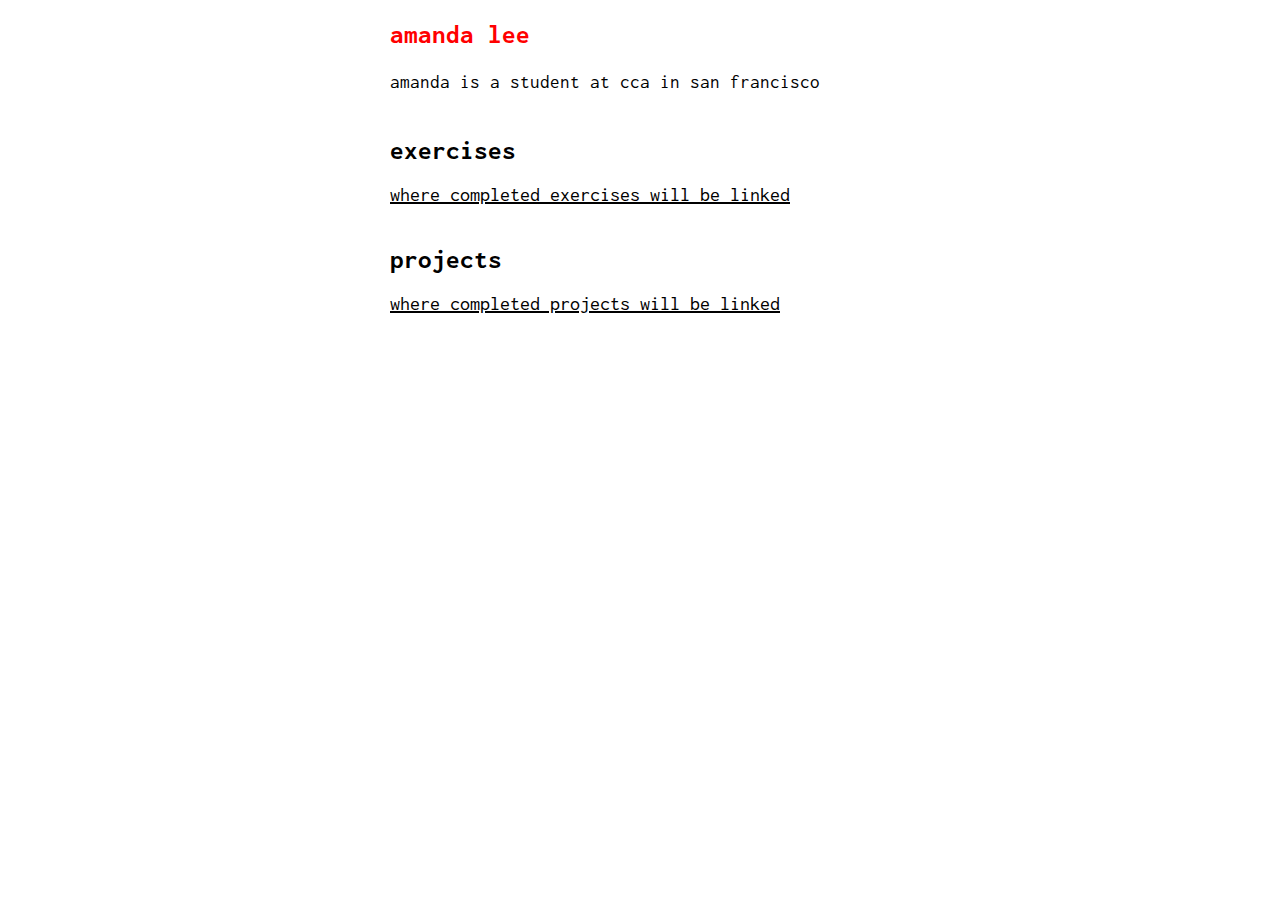
<file: index.html>
<!DOCTYPE html>
<html>

<head>
    <title>Interactive 1 - Amanda Lee</title>
    <meta charset="utf-8" />
    <link rel="stylesheet" type="text/css" href="styles/main.css">

    <link href="https://fonts.googleapis.com/css?family=Inconsolata" rel="stylesheet">    
</head>

<body>
    <div id="container">
        
        <!-- about me-->
        <h1>amanda lee</h1>    
        <p class="desc">amanda is a student at cca in san francisco</p>
        
        <!-- my work -->
        <div id="exercises">
            <h3>exercises</h3>

            <ul>
                <li><a href="https://amandaleeplease.github.io/interactive2/zine/" class="works">where completed exercises will be linked</a></li>
            </ul>
        
        </div>
        
        <div id="projects">
            <h3>projects</h3>
        
            <ul>
                <li><a href="https://www.google.com" class="works">where completed projects will be linked</a></li>
            </ul>

        </div>
    </div>
</body>
</html>
</file>
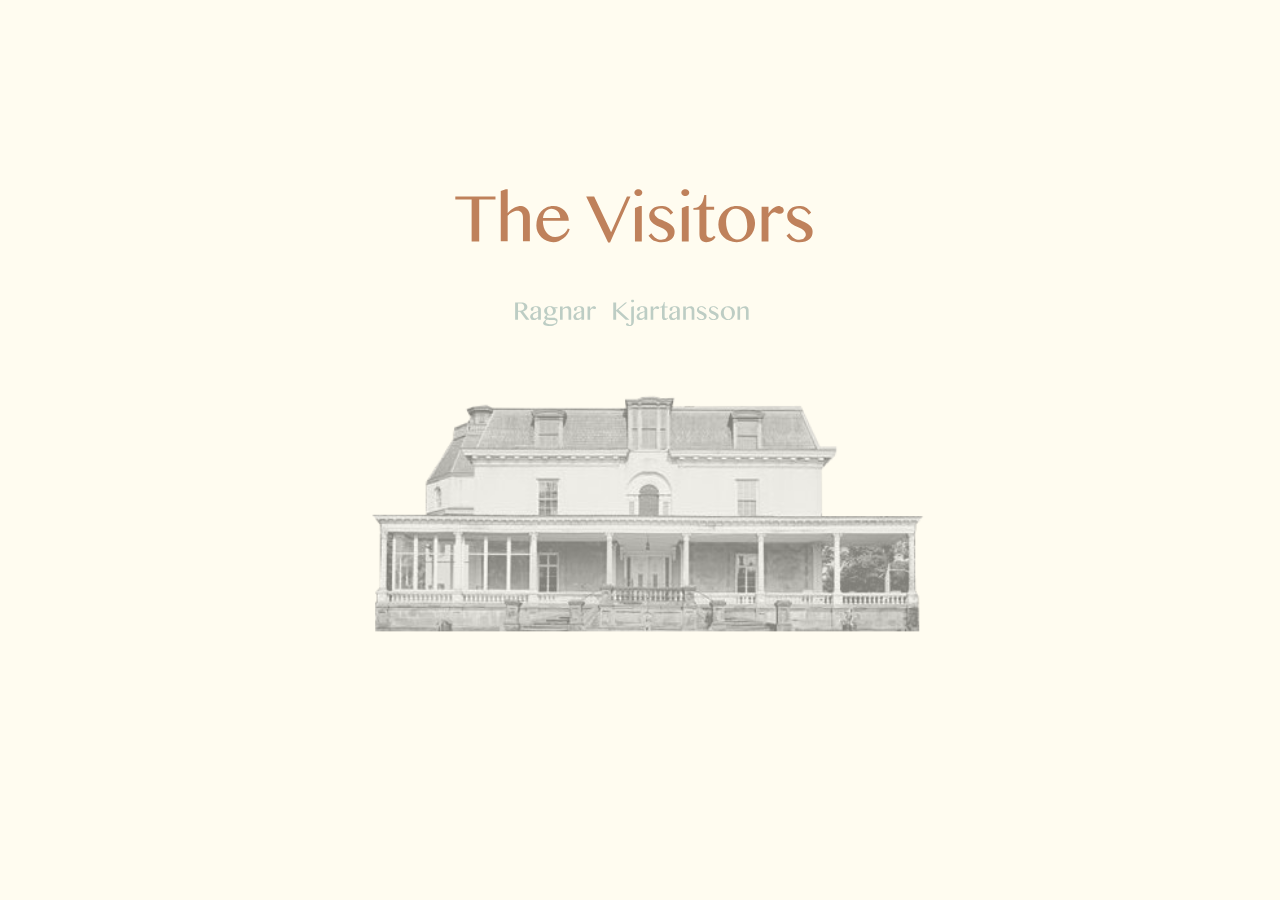
<file: visitors/index.html>
<!DOCTYPE html>
<html>
<head>
    <title>the visitors</title>
    <!-- Set the viewport -->
    <meta name="viewport" content="width=device-width, initial-scale=1.0">
    <!-- Link CSS stylesheet -->
    <link rel="stylesheet" href="css/main.css" />
    <!-- Link JS stylesheet -->
    <script type="text/javascript"></script>
</head>
 <body>
    <div id="headline">
     <img src="images/title.svg" class="center">   
    </div>
     <div id="artist">
    <img src="images/artist1.svg" class="center">
     </div>
     <!-- <div id="house">
     <img src="images/house.svg" class="center">
     </div> -->
     <div id="rokeby">
     <img src="images/rokeby.png" style="cursor:pointer;" onClick="window.location.href='page2/index.html';" class="center">
     </div>
     <!-- <div id="click">
     <img src="images/click.svg" style="cursor:pointer;" onClick="window.location.href='page2/index.html';" class="center">

    </div> -->

    <div id="mobile">
     <img src="images/mobile.svg" class="textbox"> 
    </div>


  </body>
</html>
</file>
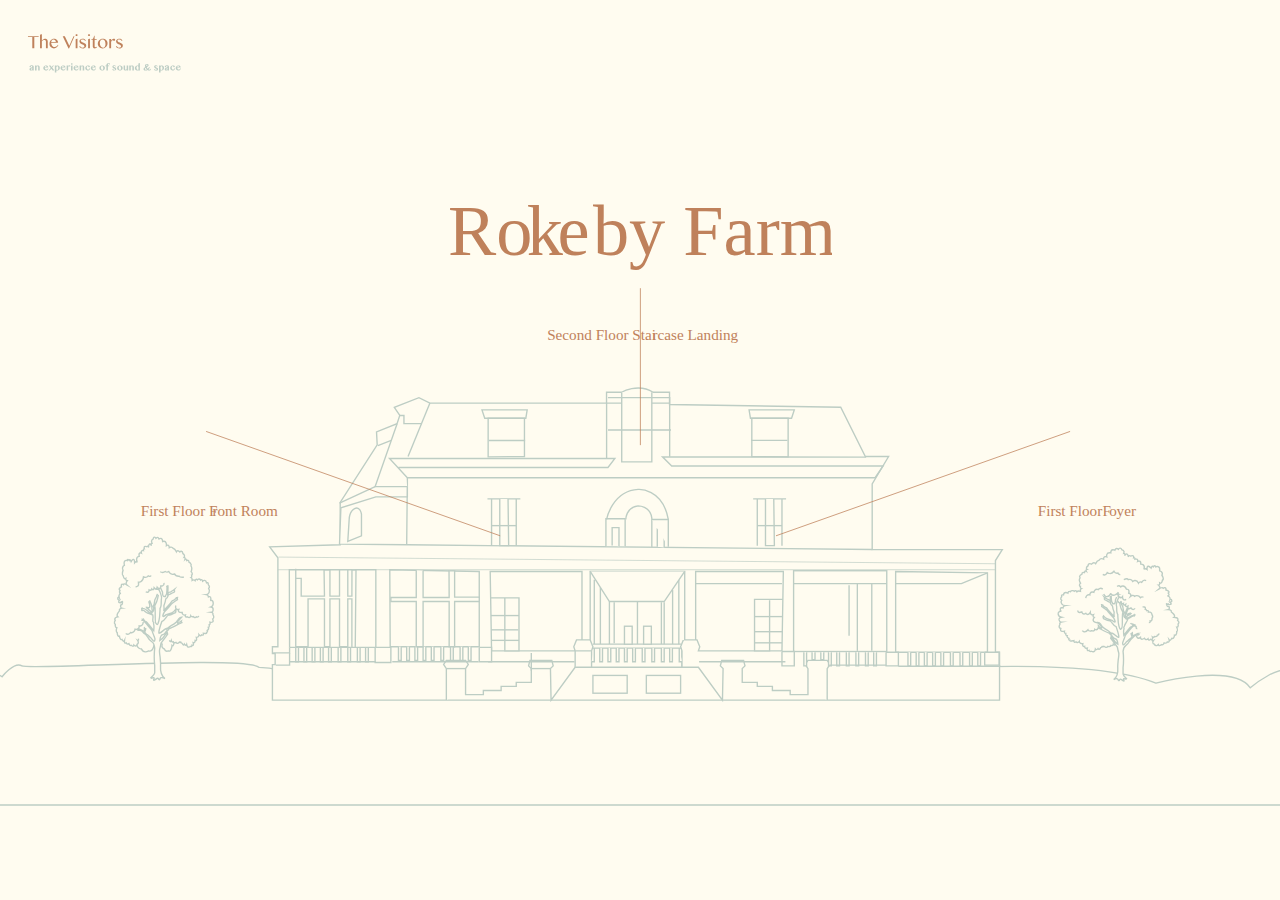
<file: visitors/page2/index.html>
<!DOCTYPE html<!DOCTYPE html>
<html>
<head>
    <title>the visitors</title>
    <!-- Set the viewport -->
    <meta name="viewport" content="width=device-width, initial-scale=1.0">
    <!-- Link CSS stylesheet -->
    <link rel="stylesheet" href="styles/main.css" />
    <!-- Link JS stylesheet -->
    <script type="text/javascript"></script>
</head>
 <body>
    <div id="headline">
     <img src="images/title.svg" class="center">   
    </div>
     <div id="tagline">
    <img src="images/tagline.svg" class="center">
     </div>
     <div id="house">
     <img src="images/house.svg" class="center">
     </div>
     <div id="landing">
     <img src="images/landing2.svg" class="center">
    </div>
    <div id="rokeby">
     <img src="images/rokeby.svg" class="center">
    </div>
    <div id="lines">
     <img src="images/lines.svg" class="center">
    </div>


    <div id="room1"> <!-- upstairs -->
     <img src="images/room1.svg" style="cursor:pointer;" onClick="window.location.href='../page3/index.html';" class="center">
    </div>
    <div id="room2"> <!-- right side -->
     <img src="images/room2.svg" style="cursor:pointer;" onClick="window.location.href='../page4/index.html';" class="center">
    </div>
      <div id="room3"> <!-- left side -->
     <img src="images/room3.svg" style="cursor:pointer;" onClick="window.location.href='../page5/index.html';" class="center">
</div>

    <div id="cello"> <!-- room 1 -->
     <img src="images/cello.svg" style="cursor:pointer;" onClick="window.location.href='../page3/index.html';" class="center">
    </div>
    <div id="piano"> <!-- room 3 -->
     <img src="images/piano.svg" style="cursor:pointer;" onClick="window.location.href='../page4/index.html';" class="center">
    </div>
      <div id="accordion"> <!-- room 2 -->
     <img src="images/accordion.svg" style="cursor:pointer;" onClick="window.location.href='../page5/index.html';" class="center">
   </div>


     <!--  <div id="click">
     <img src="images/click.svg" style="cursor:pointer;" onClick="window.location.href='page2/index.html';" class="center">


    </div> -->
  </body>
</html>
</file>
<file: styles/main.css>
* {
	padding: 0px;
	margin: 0px;
}

body {
	font-family: 'Inconsolata', monospace;
	font-size: 20px;
	font-weight: normal;
}

/* this is a comment */

#container {
	width:500px;
	margin: 0 auto;
}

#exercises, #projects {
	margin: 40px 0px;
}

h1 {
	color:red;
}

h1, h2, h3 {
	margin: 20px 0;
    font-size:20pt;
} 

p {
	margin: 20px 0;
	font-size:14pt;
	line-height: 150%;
}

ul {
	list-style-type: none;
}

a {
	color:black;
}

a:hover {
	color:red;
}
</file>
<file: visitors/css/main.css>
#headline img {
  width:30%;
  position:absolute;
 top: 18vh;
 left: 35vw;
}

#artist img {
  width: 20%;
  position:absolute;
  top: 32vh;
 left: 39vw;
}

/*#house img {
  width:50%;
  position:absolute;
  top: 45vh;
 left: 24vw;
}*/
/*
#click img {
 width: 10%;
 position: absolute;
 top: 85vh;
 left: 45vw;
}*/

body {
background: #FFFCF0;
 }


#rokeby img{
width:60%;
  position:absolute;
  top: 28vh;
 left: 20vw;
 opacity: 0.5;
}

#tablet,
#mobile,
#print {
    display: none;

    }

    /* mobile */
@media (max-width: 670px) {
	img { width: 80%;
		position: absolute;
	left: 11vw; 
    top: 60vh;
    
}
    body { background: #EBE8DB;

   
    }
    #mobile {
        display: inline;
        color: black;
    }
    #desktop,
    #tablet,
    #print {
        display: none;
    }
}
</file>
<file: visitors/page2/styles/main.css>
#headline img {
  width:8%;
  position:absolute;
 top: 3vh;
 left: 2vw;
}

#tagline img {
  width: 14%;
  position:absolute;
  top: 6vh;
 left: 1.2vw;
}

#landing img {
 width: 105%;
 position: absolute;
 top: 41vh;
 left: -2vw;
}

body {
background: #FFFCF0;
 }

#house img {
  width:50%;
  position:absolute;
  top: 45vh;
 left: 24vw;
}
#room1 img {
  width:12%;
  position:absolute;
  top: 51.8vh;
 left: 43.5vw;
 opacity: 0;
}

#room1:hover img {
  opacity: 0.5;
}

#room2 img {
  width:11.5%;
  position:absolute;
  top: 63.7vh;
 left: 52.6vw;
 opacity: 0;
}

#room2:hover img {
  opacity: 0.5;
}


#room3 img {
  width:13.5%;
  position:absolute;
  top: 64vh;
 left: 33.2vw;
 opacity: 0;
}

#room3:hover img {
  opacity: 0.5;
}

#rokeby img {
  width:30%;
  position:absolute;
 top: 22vh;
 left: 35vw;
}

#lines img {
  width:100%;
  position:absolute;
 top: -4vh;
 left: 0vw;
}

#click img {
 width: 10%;
 position: absolute;
 top: 90vh;
 left: 45vw;
}

#accordion img {
  width:20%;
  position:absolute;
  top: 54.2vh;
 left: 80vw;
}

#cello img {
  width:20%;
  position:absolute;
  top: 34.7vh;
 left: 42vw;
}

#piano img {
  width:20%;
  position:absolute;
  top: 54vh;
 left: 10vw;
}
</file>
